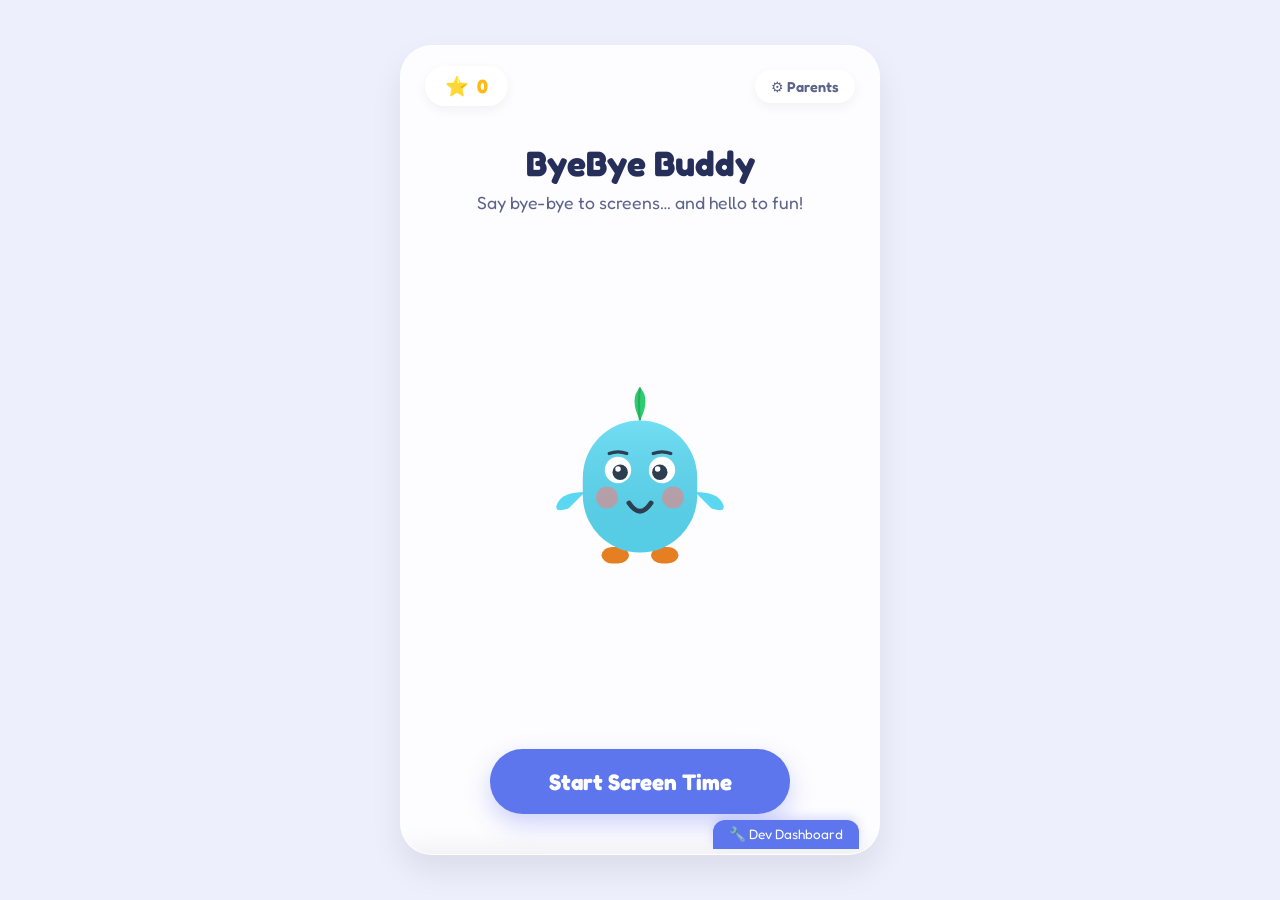
<file: index.html>
<!DOCTYPE html>
<html lang="en">
<head>
  <meta charset="UTF-8">
  <meta name="viewport" content="width=device-width, initial-scale=1.0, maximum-scale=1.0, user-scalable=no">
  <title>ByeBye Buddy - Calming Transition Screen Time Timer</title>
  <meta name="description" content="Help preschoolers end screen time calmly and positive transition to what's next.">
  <link rel="stylesheet" href="style.css">
  <script type="module" src="app.js" defer></script>
</head>
<body>

  <div class="app-container">
    
    <!-- Global Header/Top bar -->
    <div class="top-nav">
      <div class="star-counter" id="star-counter">
        <span>⭐</span><span id="stars-count">0</span>
      </div>
      <button class="parent-btn" id="parent-settings-btn" aria-label="Parent settings lock">
        ⚙️ Parents
      </button>
    </div>

    <!-- Main screen transition wrapper -->
    <div class="screens">
      
      <!-- SCREEN 1: HOME -->
      <section class="screen active" id="screen-home">
        <div style="text-align: center; margin-top: 3.5rem;">
          <h1>ByeBye Buddy</h1>
          <p class="tagline">Say bye-bye to screens… and hello to fun!</p>
        </div>

        <div class="buddy-wrapper">
          <!-- Animated SVG Buddy character (Default Home state) -->
          <svg id="buddy-svg" viewBox="0 0 200 200" xmlns="http://www.w3.org/2000/svg">
            <defs>
              <linearGradient id="body-grad" x1="0%" y1="0%" x2="0%" y2="100%">
                <stop offset="0%" stop-color="#fff" stop-opacity="0.15"/>
                <stop offset="100%" stop-color="#000" stop-opacity="0.05"/>
              </linearGradient>
            </defs>
            
            <g class="body-group">
              <!-- Cute Leaf on Head -->
              <path d="M 100 45 Q 90 25 100 15 Q 110 25 100 45 Z" fill="#2ECC71" />
              <path d="M 100 45 Q 98 30 100 15" stroke="#27AE60" stroke-width="2" fill="none" />
              
              <!-- Left Arm -->
              <path id="buddy-left-arm" class="left-arm" d="M 50 110 Q 30 110 25 120 Q 20 130 35 125 Z" fill="hsl(190, 85%, 65%)" class="buddy-body" />
              <!-- Right Arm -->
              <path id="buddy-right-arm" class="right-arm" d="M 150 110 Q 170 110 175 120 Q 180 130 165 125 Z" fill="hsl(190, 85%, 65%)" class="buddy-body" />
              
              <!-- Legs / Feet -->
              <rect x="65" y="160" width="25" height="15" rx="10" fill="#E67E22" />
              <rect x="110" y="160" width="25" height="15" rx="10" fill="#E67E22" />
              
              <!-- Main Rounded Blob Body -->
              <rect class="buddy-body" x="48" y="45" width="104" height="120" rx="52" fill="hsl(190, 85%, 65%)" />
              <rect x="48" y="45" width="104" height="120" rx="52" fill="url(#body-grad)" />

              <!-- Rosy Cheeks -->
              <circle cx="70" cy="115" r="10" fill="#F08080" opacity="0.6" />
              <circle cx="130" cy="115" r="10" fill="#F08080" opacity="0.6" />

              <!-- Eyes (White + Pupils + Sparkle) -->
              <g class="eyes">
                <circle class="left-eye" cx="80" cy="90" r="12" fill="white" />
                <circle class="left-eye buddy-eye-fill" cx="82" cy="92" r="7" fill="#2C3E50" />
                <circle class="left-eye" cx="80" cy="89" r="2.5" fill="white" /> <!-- Sparkle -->
                
                <circle class="right-eye" cx="120" cy="90" r="12" fill="white" />
                <circle class="right-eye buddy-eye-fill" cx="118" cy="92" r="7" fill="#2C3E50" />
                <circle class="right-eye" cx="116" cy="89" r="2.5" fill="white" /> <!-- Sparkle -->
              </g>
              
              <!-- Soft Eyebrows -->
              <path id="buddy-left-eyebrow" d="M 72 75 Q 80 72 88 75" stroke="#2C3E50" stroke-width="3" stroke-linecap="round" fill="none" />
              <path id="buddy-right-eyebrow" d="M 112 75 Q 120 72 128 75" stroke="#2C3E50" stroke-width="3" stroke-linecap="round" fill="none" />

              <!-- Mouth (Dynamic path controlled by JS) -->
              <path id="buddy-mouth" d="M 90 120 Q 100 135 110 120" stroke="#2C3E50" stroke-width="4.5" stroke-linecap="round" fill="none" />
            </g>
          </svg>
        </div>

        <button class="btn-primary" id="start-btn">Start Screen Time</button>
      </section>

      <!-- SCREEN 2: COUNTDOWN & TIMER -->
      <section class="screen" id="screen-countdown">
        <div style="text-align: center; margin-top: 3.5rem;">
          <h2 style="font-size: 1.8rem; font-weight:600;">Play Time</h2>
        </div>

        <div class="timer-container">
          <svg class="timer-ring" viewBox="0 0 220 220">
            <circle class="timer-ring-back" cx="110" cy="110" r="100" />
            <circle class="timer-ring-front" id="timer-progress" cx="110" cy="110" r="100" />
          </svg>
          <div class="time-display" id="timer-time">00:00</div>
        </div>

        <!-- Warning Card overlay overlaying during alerts -->
        <div class="warning-box" id="warning-overlay" style="display: none;">
          <h3 class="warning-title" id="warn-title">5 Minutes!</h3>
          <p class="warning-desc" id="warn-desc">Buddy waves: Screen time wrapping up soon.</p>
        </div>

        <div style="height: 4rem;"></div> <!-- Spacer -->
      </section>

      <!-- SCREEN 3: TRANSITION CHOICE -->
      <section class="screen" id="screen-transition">
        <div style="text-align: center; margin-top: 3.5rem; display: flex; flex-direction:column; align-items:center; gap: 0.5rem;">
          <h2>Time to say bye-bye!</h2>
          <p class="tagline">What fun thing do we want to do next?</p>
        </div>

        <div class="activity-grid" id="activities-container">
          <!-- Populated dynamically via JS -->
        </div>

        <div style="height: 2rem;"></div>
      </section>

      <!-- SCREEN 4: CELEBRATION -->
      <section class="screen" id="screen-celebration">
        <canvas class="celebration-canvas" id="celebration-canvas"></canvas>
        
        <div style="text-align: center; margin-top: 4.5rem; z-index: 10;">
          <div class="star-award-badge">⭐</div>
          <h2 style="font-size: 2.5rem; margin-top: 1rem;">Yay! Great Job!</h2>
          <p class="tagline">You helped Buddy wave bye-bye!</p>
        </div>

        <button class="btn-primary" id="celebration-done-btn" style="z-index: 10;">Let's Play!</button>
      </section>

      <!-- SCREEN 5: PARENT SETTINGS -->
      <section class="screen" id="screen-parent">
        <div style="text-align: center; margin-top: 3.5rem; width: 100%;">
          <h2>Parent Settings</h2>
          <p class="tagline">Customize Buddy for your child</p>
        </div>

        <form class="settings-scroll" id="settings-form">
          <div class="settings-group">
            <label for="char-color">Buddy's Color</label>
            <select id="char-color" required>
              <option value="hsl(190, 85%, 65%)">Sky Blue</option>
              <option value="hsl(150, 70%, 65%)">Mint Green</option>
              <option value="hsl(340, 90%, 70%)">Bubblegum Pink</option>
              <option value="hsl(45, 95%, 65%)">Sunny Yellow</option>
              <option value="hsl(280, 75%, 70%)">Soft Purple</option>
            </select>
          </div>

          <div class="settings-group">
            <label for="screen-duration">Screen Time Duration</label>
            <select id="screen-duration" required>
              <option value="0.5">30 Seconds (For Testing)</option>
              <option value="1">1 Minute</option>
              <option value="5">5 Minutes</option>
              <option value="15">15 Minutes</option>
              <option value="30">30 Minutes</option>
              <option value="45">45 Minutes</option>
              <option value="60">60 Minutes</option>
            </select>
          </div>

          <div class="settings-group">
            <label>Next Activities (4 choices)</label>
            <div class="settings-activity-list" id="activity-setup-list">
              <!-- Populated dynamically via JS -->
            </div>
          </div>

          <div style="display:flex; gap:1rem; margin-top: 1rem; width: 100%;">
            <button type="button" class="btn-secondary" id="back-settings-btn">Cancel</button>
            <button type="submit" class="btn-submit">Save Settings</button>
          </div>
        </form>
      </section>

    </div>

    <!-- PARENT GATE LOCK DIALOG -->
    <div class="modal" id="parent-gate-modal">
      <div class="modal-content" id="gate-modal-content">
        <h3 class="modal-title">Parents Only</h3>
        <p class="tagline">Solve this math puzzle to access settings:</p>
        <div class="gate-question">
          <span id="gate-num1">0</span> + <span id="gate-num2">0</span> = ?
        </div>
        <form id="gate-form" style="display: flex; flex-direction: column; gap: 1rem;">
          <input type="number" class="gate-input" id="gate-answer-input" placeholder="Your Answer" required min="0" max="20" autofocus>
          <div class="btn-row">
            <button type="button" class="btn-secondary" id="close-gate-btn">Cancel</button>
            <button type="submit" class="btn-submit">Unlock</button>
          </div>
        </form>
      </div>
    </div>

    <!-- TESTING/SIMULATION DASHBOARD DRAWER (QA/Developer tool) -->
    <div class="testing-drawer" id="testing-drawer">
      <button class="testing-drawer-toggle" id="test-drawer-toggle">🔧 Dev Dashboard</button>
      <p style="font-size:0.75rem; color:var(--text-muted); font-weight:700;">Simulate Transition States:</p>
      <div class="test-btn-group">
        <button class="test-btn" id="test-5m">Trigger Warning 1</button>
        <button class="test-btn" id="test-1m">Trigger Warning 2</button>
        <button class="test-btn" id="test-finish">Force Time's Up</button>
      </div>
    </div>

  </div>

</body>
</html>
</file>
<file: style.css>
/*
 * ByeBye Buddy - Modern, Premium Stylesheet
 * Custom HSL colors, child-friendly rounded layouts, and responsive transitions.
 */

@import url('https://fonts.googleapis.com/css2?family=Fredoka:wght@300..700&display=swap');

:root {
  --bg-home: hsl(230, 80%, 96%);
  --bg-countdown: hsl(200, 80%, 96%);
  --bg-warning: hsl(35, 100%, 95%);
  --bg-transition: hsl(150, 60%, 96%);
  --bg-celebration: hsl(280, 70%, 96%);
  --bg-parent: hsl(0, 0%, 96%);
  
  --primary-color: hsl(230, 80%, 65%);
  --accent-color: hsl(340, 90%, 65%);
  --text-color: hsl(230, 40%, 25%);
  --text-muted: hsl(230, 20%, 45%);
  --card-bg: rgba(255, 255, 255, 0.85);
  
  --font-main: 'Fredoka', system-ui, -apple-system, sans-serif;
  --transition-speed: 0.4s;
  --shadow-lg: 0 16px 32px rgba(0, 0, 0, 0.08);
  --border-radius: 32px;
}

* {
  box-sizing: border-box;
  margin: 0;
  padding: 0;
  -webkit-tap-highlight-color: transparent;
}

body {
  font-family: var(--font-main);
  background-color: var(--bg-home);
  color: var(--text-color);
  min-height: 100vh;
  display: flex;
  justify-content: center;
  align-items: center;
  overflow: hidden;
  transition: background-color var(--transition-speed) ease;
}

/* Glassmorphism App Container */
.app-container {
  width: 100vw;
  height: 100vh;
  max-width: 480px;
  max-height: 850px;
  background: var(--card-bg);
  backdrop-filter: blur(20px);
  -webkit-backdrop-filter: blur(20px);
  border: 1px solid rgba(255, 255, 255, 0.4);
  box-shadow: var(--shadow-lg);
  display: flex;
  flex-direction: column;
  position: relative;
  overflow: hidden;
}

@media (min-width: 481px) {
  .app-container {
    border-radius: var(--border-radius);
    height: 90vh;
  }
}

/* Screens Wrapper */
.screens {
  flex: 1;
  position: relative;
  width: 100%;
  height: 100%;
}

.screen {
  position: absolute;
  top: 0;
  left: 0;
  width: 100%;
  height: 100%;
  padding: 2.5rem 2rem;
  display: flex;
  flex-direction: column;
  align-items: center;
  justify-content: space-between;
  opacity: 0;
  pointer-events: none;
  transform: scale(0.96) translateY(10px);
  transition: opacity var(--transition-speed) cubic-bezier(0.4, 0, 0.2, 1),
              transform var(--transition-speed) cubic-bezier(0.4, 0, 0.2, 1);
}

.screen.active {
  opacity: 1;
  pointer-events: auto;
  transform: scale(1) translateY(0);
}

/* Top bar indicators */
.top-nav {
  display: flex;
  justify-content: space-between;
  align-items: center;
  width: 100%;
  padding: 1.25rem 1.5rem;
  position: absolute;
  top: 0;
  left: 0;
  z-index: 10;
  pointer-events: auto;
}

.star-counter {
  background: white;
  padding: 0.5rem 1.25rem;
  border-radius: 99px;
  display: flex;
  align-items: center;
  gap: 0.5rem;
  font-weight: 700;
  font-size: 1.2rem;
  color: hsl(42, 100%, 55%);
  box-shadow: 0 4px 12px rgba(0,0,0,0.05);
  animation: float 3s ease-in-out infinite;
}

.parent-btn {
  background: white;
  border: none;
  padding: 0.5rem 1rem;
  border-radius: 99px;
  font-family: var(--font-main);
  font-weight: 600;
  font-size: 0.9rem;
  cursor: pointer;
  color: var(--text-muted);
  box-shadow: 0 4px 12px rgba(0,0,0,0.05);
  transition: all 0.2s ease;
  display: flex;
  align-items: center;
  gap: 0.4rem;
}

.parent-btn:hover {
  background: hsl(0, 0%, 98%);
  color: var(--text-color);
}

/* Header Text styling */
h1 {
  font-size: 2.2rem;
  font-weight: 700;
  text-align: center;
  color: var(--text-color);
  line-height: 1.2;
}

.tagline {
  font-size: 1.1rem;
  color: var(--text-muted);
  text-align: center;
  margin-top: 0.5rem;
}

/* Buttons */
.btn-primary {
  background: var(--primary-color);
  color: white;
  border: none;
  font-family: var(--font-main);
  font-size: 1.4rem;
  font-weight: 700;
  padding: 1.2rem 2.5rem;
  border-radius: 99px;
  cursor: pointer;
  box-shadow: 0 10px 25px rgba(100, 110, 240, 0.3);
  transition: all 0.3s cubic-bezier(0.175, 0.885, 0.32, 1.275);
  width: 80%;
  max-width: 300px;
  text-align: center;
}

.btn-primary:hover {
  transform: translateY(-4px) scale(1.03);
  box-shadow: 0 14px 30px rgba(100, 110, 240, 0.4);
}

.btn-primary:active {
  transform: translateY(-1px);
}

/* Buddy Character Box */
.buddy-wrapper {
  position: relative;
  width: 220px;
  height: 220px;
  display: flex;
  justify-content: center;
  align-items: center;
}

/* SVG Buddy Animations */
#buddy-svg {
  width: 100%;
  height: 100%;
}

.body-group {
  animation: breathing 3s ease-in-out infinite;
  transform-origin: center 160px;
}

.left-arm {
  transform-origin: 50px 105px;
}

.right-arm {
  transform-origin: 150px 105px;
}

.left-eye, .right-eye {
  transform-origin: center 90px;
  animation: blinking 4.5s infinite;
}

/* Animations defined */
@keyframes breathing {
  0%, 100% { transform: scaleY(1); }
  50% { transform: scaleY(1.03) scaleX(0.98); }
}

@keyframes blinking {
  0%, 90%, 100% { transform: scaleY(1); }
  95% { transform: scaleY(0.1); }
}

.waving-arm {
  animation: wave 1s ease-in-out infinite;
}

@keyframes wave {
  0%, 100% { transform: rotate(0deg); }
  50% { transform: rotate(-30deg); }
}

.cheering-arms {
  animation: cheer 0.6s ease-in-out infinite alternate;
}

@keyframes cheer {
  0% { transform: rotate(-20deg) translateY(0); }
  100% { transform: rotate(20deg) translateY(-5px); }
}

/* Timer styles */
.timer-container {
  position: relative;
  width: 250px;
  height: 250px;
  display: flex;
  justify-content: center;
  align-items: center;
}

.timer-ring {
  position: absolute;
  top: 0;
  left: 0;
  width: 100%;
  height: 100%;
  transform: rotate(-90deg);
}

.timer-ring-back {
  fill: none;
  stroke: rgba(0, 0, 0, 0.05);
  stroke-width: 10;
}

.timer-ring-front {
  fill: none;
  stroke: var(--primary-color);
  stroke-width: 10;
  stroke-linecap: round;
  stroke-dasharray: 628;
  stroke-dashoffset: 0;
  transition: stroke-dashoffset 1s linear, stroke var(--transition-speed) ease;
}

.time-display {
  font-size: 2.8rem;
  font-weight: 700;
  position: absolute;
  color: var(--text-color);
}

/* Warnings overlays */
.warning-box {
  background: white;
  border-radius: var(--border-radius);
  padding: 1.5rem;
  text-align: center;
  box-shadow: 0 10px 30px rgba(0, 0, 0, 0.06);
  width: 90%;
  display: flex;
  flex-direction: column;
  gap: 0.5rem;
}

.warning-title {
  font-size: 1.5rem;
  color: hsl(28, 100%, 50%);
}

.warning-desc {
  font-size: 1.1rem;
  color: var(--text-muted);
}

/* Transition activity selection grid */
.activity-grid {
  display: grid;
  grid-template-columns: repeat(2, 1fr);
  gap: 1.25rem;
  width: 100%;
  margin-top: 1.5rem;
}

.activity-card {
  background: white;
  border: 4px solid transparent;
  border-radius: 24px;
  padding: 1.25rem;
  display: flex;
  flex-direction: column;
  align-items: center;
  justify-content: center;
  gap: 0.75rem;
  cursor: pointer;
  box-shadow: 0 8px 20px rgba(0, 0, 0, 0.04);
  transition: all 0.25s cubic-bezier(0.175, 0.885, 0.32, 1.275);
}

.activity-card:hover {
  transform: translateY(-6px);
  border-color: var(--primary-color);
  box-shadow: 0 12px 24px rgba(100, 110, 240, 0.15);
}

.activity-icon {
  font-size: 3rem;
  user-select: none;
}

.activity-label {
  font-size: 1.1rem;
  font-weight: 700;
  color: var(--text-color);
}

/* Celebration Stars */
.celebration-canvas {
  position: absolute;
  top: 0;
  left: 0;
  width: 100%;
  height: 100%;
  pointer-events: none;
  z-index: 5;
}

.star-award-badge {
  font-size: 5rem;
  animation: bounceScale 1.5s cubic-bezier(0.175, 0.885, 0.32, 1.5) infinite alternate;
}

@keyframes bounceScale {
  0% { transform: scale(0.9) rotate(-5deg); }
  100% { transform: scale(1.1) rotate(5deg); }
}

/* Modal - Parent Gate */
.modal {
  position: absolute;
  top: 0;
  left: 0;
  width: 100%;
  height: 100%;
  background: rgba(0, 0, 0, 0.4);
  backdrop-filter: blur(10px);
  z-index: 100;
  display: flex;
  justify-content: center;
  align-items: center;
  opacity: 0;
  pointer-events: none;
  transition: opacity 0.3s ease;
}

.modal.active {
  opacity: 1;
  pointer-events: auto;
}

.modal-content {
  background: white;
  border-radius: var(--border-radius);
  padding: 2.25rem 1.75rem;
  width: 85%;
  max-width: 380px;
  box-shadow: 0 20px 40px rgba(0, 0, 0, 0.15);
  display: flex;
  flex-direction: column;
  gap: 1.25rem;
  text-align: center;
  transform: translateY(20px);
  transition: transform 0.3s cubic-bezier(0.175, 0.885, 0.32, 1.275);
}

.modal.active .modal-content {
  transform: translateY(0);
}

.modal-title {
  font-size: 1.4rem;
  font-weight: 700;
}

.gate-question {
  font-size: 1.6rem;
  font-weight: 700;
  color: var(--primary-color);
  background: hsl(230, 80%, 97%);
  padding: 0.75rem;
  border-radius: 16px;
}

.gate-input {
  width: 100%;
  padding: 0.8rem;
  border: 2px solid hsl(230, 20%, 85%);
  border-radius: 16px;
  font-family: var(--font-main);
  font-size: 1.5rem;
  text-align: center;
  outline: none;
  transition: border-color 0.2s;
}

.gate-input:focus {
  border-color: var(--primary-color);
}

/* Shake effect for wrong gate answer */
.shake {
  animation: shakeEffect 0.4s ease;
}

@keyframes shakeEffect {
  0%, 100% { transform: translateX(0); }
  20%, 60% { transform: translateX(-8px); }
  40%, 80% { transform: translateX(8px); }
}

.btn-row {
  display: flex;
  gap: 1rem;
  margin-top: 0.5rem;
}

.btn-secondary {
  background: hsl(0, 0%, 90%);
  color: var(--text-muted);
  border: none;
  font-family: var(--font-main);
  font-size: 1.1rem;
  font-weight: 600;
  padding: 0.8rem 1.5rem;
  border-radius: 99px;
  cursor: pointer;
  transition: all 0.2s;
  flex: 1;
}

.btn-secondary:hover {
  background: hsl(0, 0%, 85%);
  color: var(--text-color);
}

.btn-submit {
  background: var(--primary-color);
  color: white;
  border: none;
  font-family: var(--font-main);
  font-size: 1.1rem;
  font-weight: 600;
  padding: 0.8rem 1.5rem;
  border-radius: 99px;
  cursor: pointer;
  transition: all 0.2s;
  flex: 1;
}

.btn-submit:hover {
  background: hsl(230, 80%, 60%);
}

/* Settings View scrollable wrapper */
.settings-scroll {
  width: 100%;
  flex: 1;
  overflow-y: auto;
  padding-right: 0.5rem;
  display: flex;
  flex-direction: column;
  gap: 1.5rem;
  margin-bottom: 1.5rem;
}

/* Custom scrollbar */
.settings-scroll::-webkit-scrollbar {
  width: 6px;
}
.settings-scroll::-webkit-scrollbar-track {
  background: transparent;
}
.settings-scroll::-webkit-scrollbar-thumb {
  background: rgba(0,0,0,0.1);
  border-radius: 99px;
}

.settings-group {
  display: flex;
  flex-direction: column;
  gap: 0.5rem;
}

.settings-group label {
  font-size: 1.1rem;
  font-weight: 700;
  color: var(--text-color);
}

.settings-input, select {
  width: 100%;
  padding: 0.8rem 1rem;
  border: 2px solid hsl(230, 20%, 88%);
  border-radius: 16px;
  font-family: var(--font-main);
  font-size: 1.1rem;
  background: white;
  outline: none;
  transition: border-color 0.2s;
}

.settings-input:focus, select:focus {
  border-color: var(--primary-color);
}

/* Activity Items customization table/list */
.settings-activity-list {
  display: flex;
  flex-direction: column;
  gap: 0.75rem;
}

.activity-setup-row {
  display: flex;
  gap: 0.5rem;
  align-items: center;
}

.activity-setup-row input {
  flex: 1;
}

.activity-setup-row select {
  width: 80px;
  text-align: center;
}

/* Testing Dashboard Drawer for fast testing */
.testing-drawer {
  position: absolute;
  bottom: 0;
  left: 0;
  width: 100%;
  background: rgba(255, 255, 255, 0.95);
  border-top: 2px dashed var(--primary-color);
  padding: 1rem 1.5rem;
  display: flex;
  flex-direction: column;
  gap: 0.5rem;
  transform: translateY(100%);
  transition: transform 0.3s ease;
  z-index: 80;
  box-shadow: 0 -8px 24px rgba(0, 0, 0, 0.05);
}

.testing-drawer.open {
  transform: translateY(0);
}

.testing-drawer-toggle {
  position: absolute;
  top: -36px;
  right: 20px;
  background: var(--primary-color);
  color: white;
  border: none;
  padding: 0.4rem 1rem;
  border-radius: 12px 12px 0 0;
  font-family: var(--font-main);
  font-size: 0.85rem;
  cursor: pointer;
  box-shadow: 0 -4px 10px rgba(100, 110, 240, 0.2);
}

.test-btn-group {
  display: flex;
  gap: 0.5rem;
}

.test-btn {
  flex: 1;
  background: white;
  border: 1px solid hsl(230, 20%, 80%);
  padding: 0.5rem;
  border-radius: 10px;
  font-family: var(--font-main);
  font-size: 0.8rem;
  cursor: pointer;
  transition: all 0.2s;
}

.test-btn:hover {
  background: var(--primary-color);
  color: white;
  border-color: var(--primary-color);
}

/* Helper floats */
@keyframes float {
  0%, 100% { transform: translateY(0); }
  50% { transform: translateY(-4px); }
}
</file>
